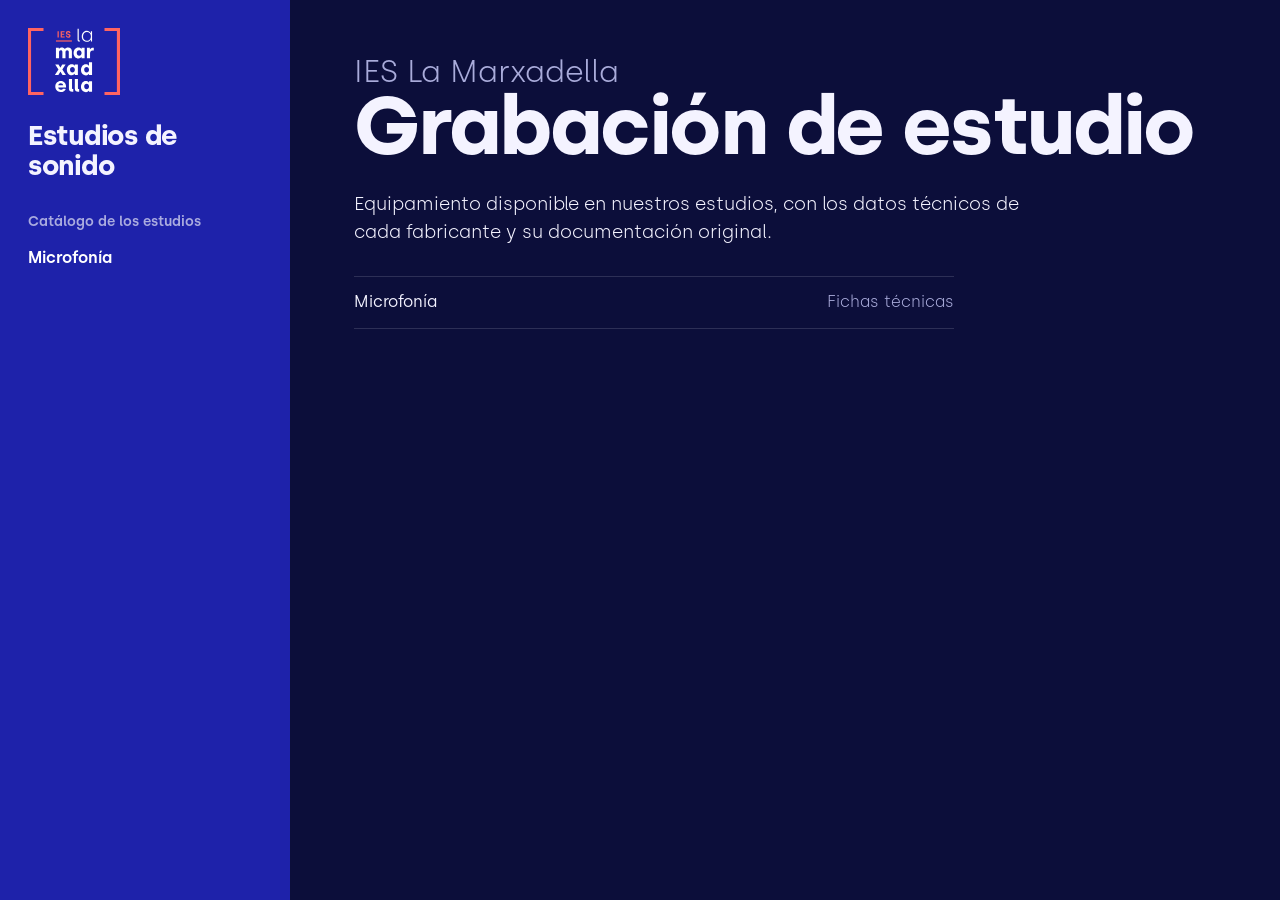
<file: index.html>
<!doctype html>
<html lang="es">
<head>
  <meta charset="utf-8">
  <meta name="viewport" content="width=device-width, initial-scale=1">
  <meta name="robots" content="noindex, nofollow, noarchive">
  <title>Grabación de estudio</title>
  <link rel="icon" href="img/favicon.svg" type="image/svg+xml">
  <link rel="stylesheet" href="css/marxadella.css?v=24">
</head>
<body>
  <div class="app">
    <aside class="menu">
      <div class="menu-cabecera">
        <img class="logo" src="img/logo-marxadella.svg" alt="IES La Marxadella">
        <div>
          <p class="menu-titulo">Estudios de sonido</p>
        </div>
      </div>
      <nav class="lista" aria-label="Secciones" style="display:block">
        <section class="grupo">
          <h2>Catálogo de los estudios</h2>
          <ul>
            <li><a class="opcion" href="microfonia/"><span class="op-modelo">Microfonía</span></a></li>
          </ul>
        </section>
      </nav>
    </aside>

    <main class="panel">
      <h1 class="titulo"><span class="t-marca">IES La Marxadella</span><span class="t-modelo">Grabación de estudio</span></h1>
      <p class="resumen" style="margin-top:24px">Equipamiento disponible en nuestros estudios, con los datos técnicos de cada fabricante y su documentación original.</p>
      <ul class="docs" style="max-width:60ch">
        <li><a href="microfonia/"><span class="doc-titulo">Microfonía</span><span class="formato">Fichas técnicas</span></a></li>
      </ul>
    </main>
  </div>
</body>
</html>
</file>
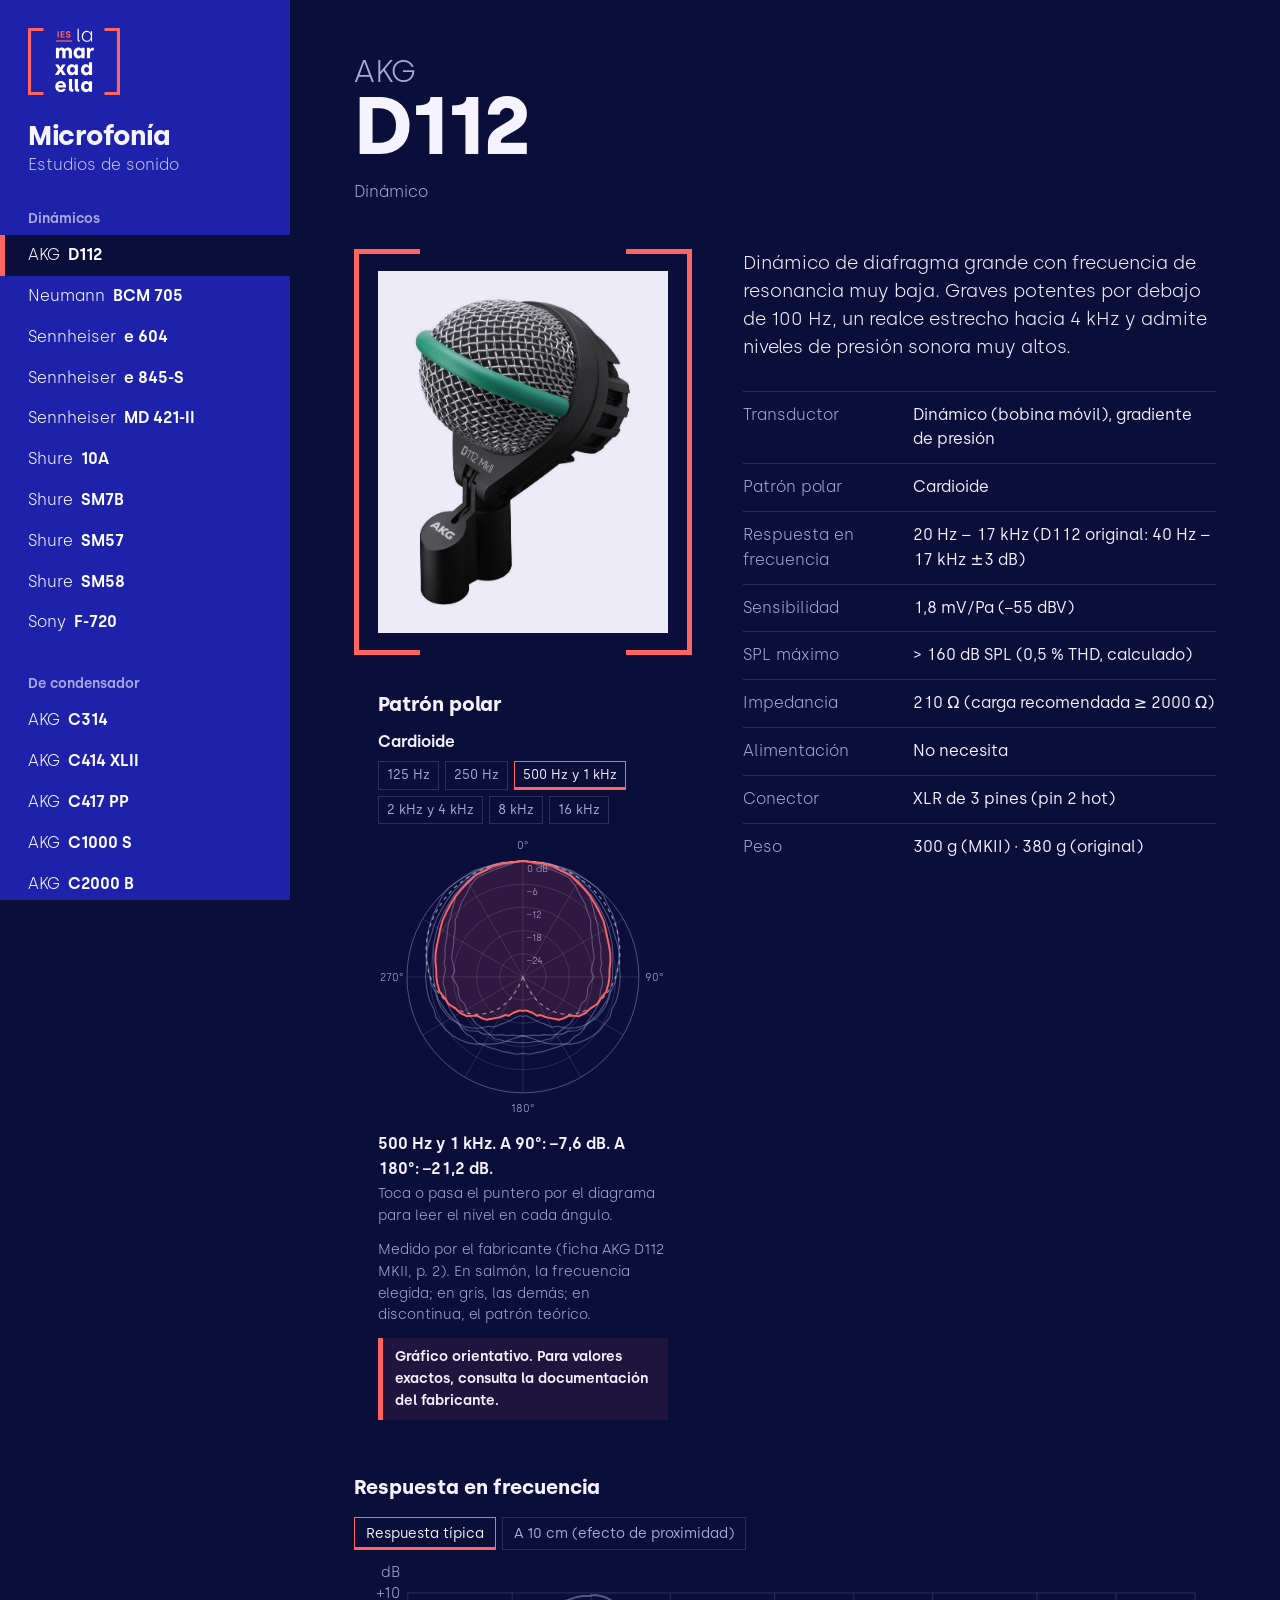
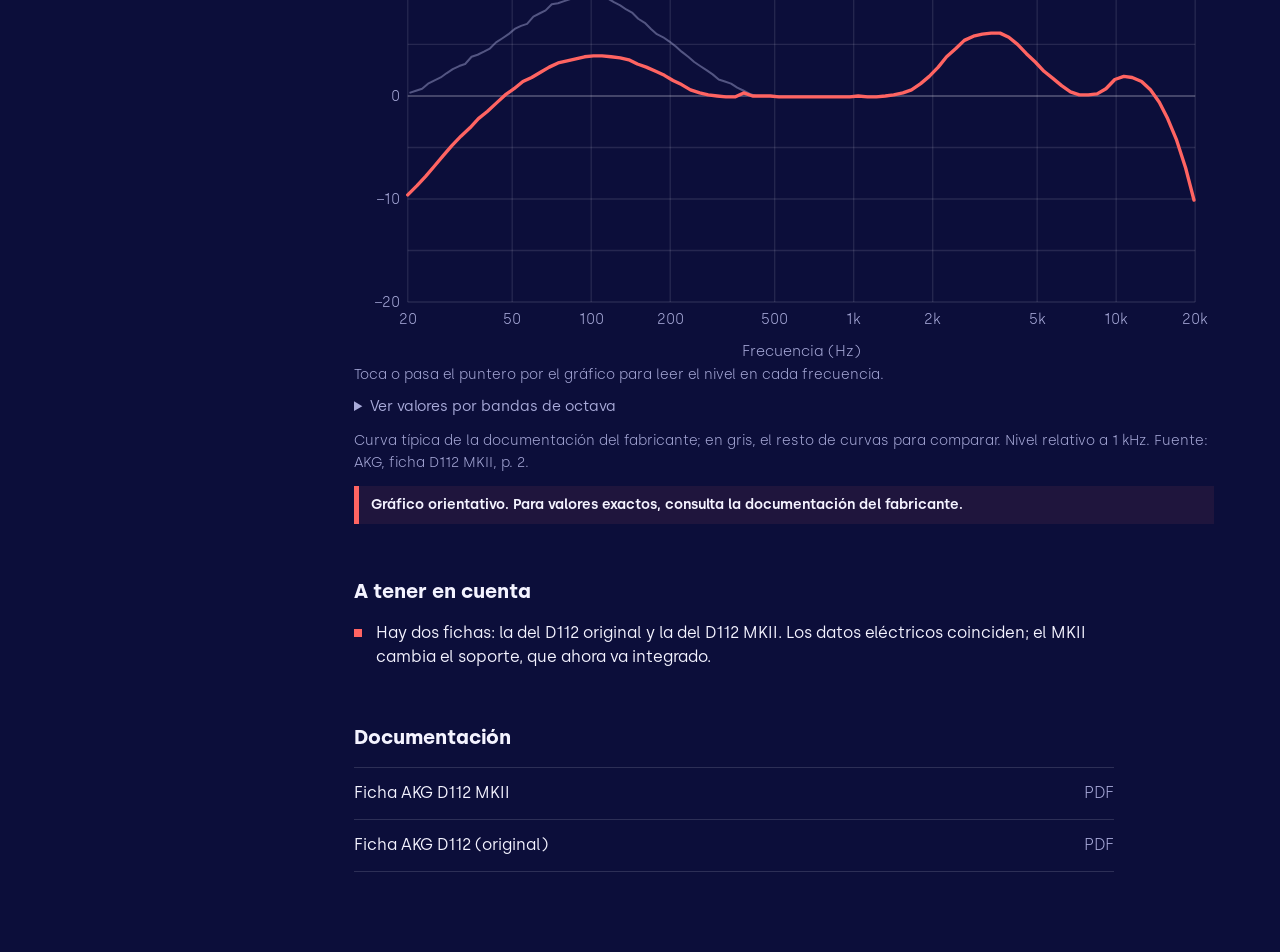
<file: microfonia/index.html>
<!doctype html>
<html lang="es">
<head>
  <meta charset="utf-8">
  <meta name="viewport" content="width=device-width, initial-scale=1">
  <meta name="robots" content="noindex, nofollow, noarchive">
  <title>Microfonía · Grabación de estudio</title>
  <link rel="icon" href="../img/favicon.svg" type="image/svg+xml">
  <link rel="preload" href="../fuentes/silka-bold.woff2" as="font" type="font/woff2" crossorigin>
  <link rel="stylesheet" href="../css/marxadella.css?v=24">
</head>
<body>
  <div class="app">
    <aside class="menu" id="menu">
      <div class="menu-cabecera">
        <img class="logo" src="../img/logo-marxadella.svg" alt="IES La Marxadella">
        <div>
          <p class="menu-titulo">Microfonía</p>
          <p class="menu-sub">Estudios de sonido</p>
        </div>
      </div>
      <button class="abrir-menu" type="button" aria-expanded="false" aria-controls="lista">Elegir modelo</button>
      <nav class="lista" id="lista" aria-label="Modelos"></nav>
    </aside>

    <main class="panel" id="panel" tabindex="-1"></main>
  </div>

  <script src="datos.js?v=24"></script>
  <script src="polares-datos.js?v=24"></script>
  <script src="polar.js?v=24"></script>
  <script src="respuesta-datos.js?v=24"></script>
  <script src="respuesta.js?v=24"></script>
  <script>
    const GRUPOS = {
      dinamico: "Dinámicos",
      condensador: "De condensador",
      cinta: "De cinta",
      altavoz: "Altavoz como micrófono",
    };

    const menu = document.getElementById("menu");
    const lista = document.getElementById("lista");
    const panel = document.getElementById("panel");
    const abrir = document.querySelector(".abrir-menu");

    // Las fichas con «oculto: true» no se muestran (pendientes de confirmar en el estudio)
    const VISIBLES = MICROFONOS.filter(m => !m.oculto);

    const dato = (m, nombre) => (m.datos.find(d => d[0].startsWith(nombre)) || [, "—"])[1];

    // Menú agrupado por tipo de transductor
    Object.entries(GRUPOS).forEach(([tipo, nombre]) => {
      const mics = VISIBLES.filter(m => m.tipo === tipo)
        .sort((x, y) => `${x.marca} ${x.modelo}`.localeCompare(`${y.marca} ${y.modelo}`, "es", { numeric: true }));
      if (!mics.length) return;
      const g = document.createElement("section");
      g.className = "grupo";
      g.innerHTML = `<h2>${nombre}</h2><ul>${mics.map(m => `
        <li><a class="opcion" href="#${m.id}" data-id="${m.id}">
          <span class="op-marca">${m.marca}</span>
          <span class="op-modelo">${m.modelo}</span>
        </a></li>`).join("")}</ul>`;
      lista.append(g);
    });

    const pie = document.createElement("div");
    pie.className = "menu-pie";
    pie.innerHTML = `<a class="opcion" href="#comparar" data-id="comparar"><span class="op-modelo">Comparar sensibilidad</span></a>`;
    lista.append(pie);

    function ficha(m) {
      const foto = m.img
        ? `<img src="${m.img}" alt="${m.marca} ${m.modelo}">`
        : `<span class="sin-foto">Sin foto</span>`;
      const notas = m.notas.length
        ? `<section class="bloque"><h3>A tener en cuenta</h3><ul class="notas">${m.notas.map(n => `<li>${n}</li>`).join("")}</ul></section>`
        : "";
      const docs = m.docs.map(([titulo, url]) => `
        <li><a href="${url}" target="_blank" rel="noopener">
          <span class="doc-titulo">${titulo}</span>
          <span class="formato">${url.startsWith("http") ? "Web" : "PDF"}</span>
        </a></li>`).join("");

      return `
        <h1 class="titulo"><span class="t-marca">${m.marca}</span><span class="t-modelo">${m.modelo}</span></h1>
        <p class="situacion">${TIPOS[m.tipo]}</p>
        <div class="cuerpo">
          <div class="col-imagen">
            <div class="foto corchetes"><div class="placa">${foto}</div></div>
            ${m.patrones ? htmlPolar(m.patrones, m.polarNota) : ""}
          </div>
          <div>
            <p class="resumen">${m.resumen}</p>
            <table class="datos"><tbody>
              ${m.datos.map(([k, v]) => `<tr><th scope="row">${k}</th><td>${v}</td></tr>`).join("")}
            </tbody></table>
          </div>
        </div>
        ${RESPUESTA[m.id] ? htmlRespuesta(RESPUESTA[m.id]) : ""}
        ${notas}
        <section class="bloque"><h3>Documentación</h3><ul class="docs">${docs}</ul></section>`;
    }

    function comparativa() {
      const filas = [...VISIBLES]
        .sort((a, b) => (b.sensDbv ?? -999) - (a.sensDbv ?? -999))
        .map(m => `<tr>
          <td><a href="#${m.id}"><span class="marca">${m.marca}</span> ${m.modelo}</a></td>
          <td>${m.sensDbv === null ? "Sin dato" : dato(m, "Sensibilidad")}</td>
          <td>${dato(m, "Alimentación")}</td>
        </tr>`).join("");
      return `
        <h1 class="titulo"><span class="t-marca">Microfonía</span><span class="t-modelo">Sensibilidad</span></h1>
        <p class="resumen" style="margin-top:20px">De más a menos sensible. Cuanto menos sensible es un micrófono, más ganancia de previo necesita para dar el mismo nivel.</p>
        <div class="tabla-envoltorio"><table class="comparativa">
          <thead><tr><th>Micrófono</th><th>Sensibilidad</th><th>Alimentación</th></tr></thead>
          <tbody>${filas}</tbody>
        </table></div>`;
    }

    function mostrar() {
      const id = location.hash.slice(1) || VISIBLES[0].id;
      const m = VISIBLES.find(x => x.id === id);
      panel.classList.remove("entra");

      if (id === "comparar") {
        panel.innerHTML = comparativa();
        document.title = "Comparar sensibilidad · Microfonía";
      } else if (m) {
        panel.innerHTML = ficha(m);
        const polar = panel.querySelector(".polar");
        if (polar) montarPolar(polar, m.patrones, POLARES[m.id]);
        const respuesta = panel.querySelector(".respuesta");
        if (respuesta) montarRespuesta(respuesta, RESPUESTA[m.id]);
        document.title = `${m.marca} ${m.modelo} · Microfonía`;
        void panel.offsetWidth;
        panel.classList.add("entra");
      } else {
        panel.innerHTML = `<h1 class="titulo"><span class="t-modelo">No existe esa ficha</span></h1>
          <p class="resumen" style="margin-top:20px">Elige un modelo en el menú.</p>`;
      }

      lista.querySelectorAll(".opcion").forEach(a =>
        a.setAttribute("aria-current", a.dataset.id === id ? "true" : "false"));
      abrir.textContent = m ? `${m.marca} ${m.modelo}` : id === "comparar" ? "Comparar sensibilidad" : "Elegir modelo";
    }

    abrir.addEventListener("click", () => {
      const abierto = menu.classList.toggle("abierto");
      abrir.setAttribute("aria-expanded", abierto);
    });

    lista.addEventListener("click", e => {
      if (!e.target.closest(".opcion")) return;
      menu.classList.remove("abierto");
      abrir.setAttribute("aria-expanded", "false");
      panel.focus({ preventScroll: true });
      if (matchMedia("(max-width: 860px)").matches) panel.scrollIntoView();
      else window.scrollTo(0, 0);
    });

    window.addEventListener("hashchange", mostrar);
    mostrar();
  </script>
</body>
</html>
</file>
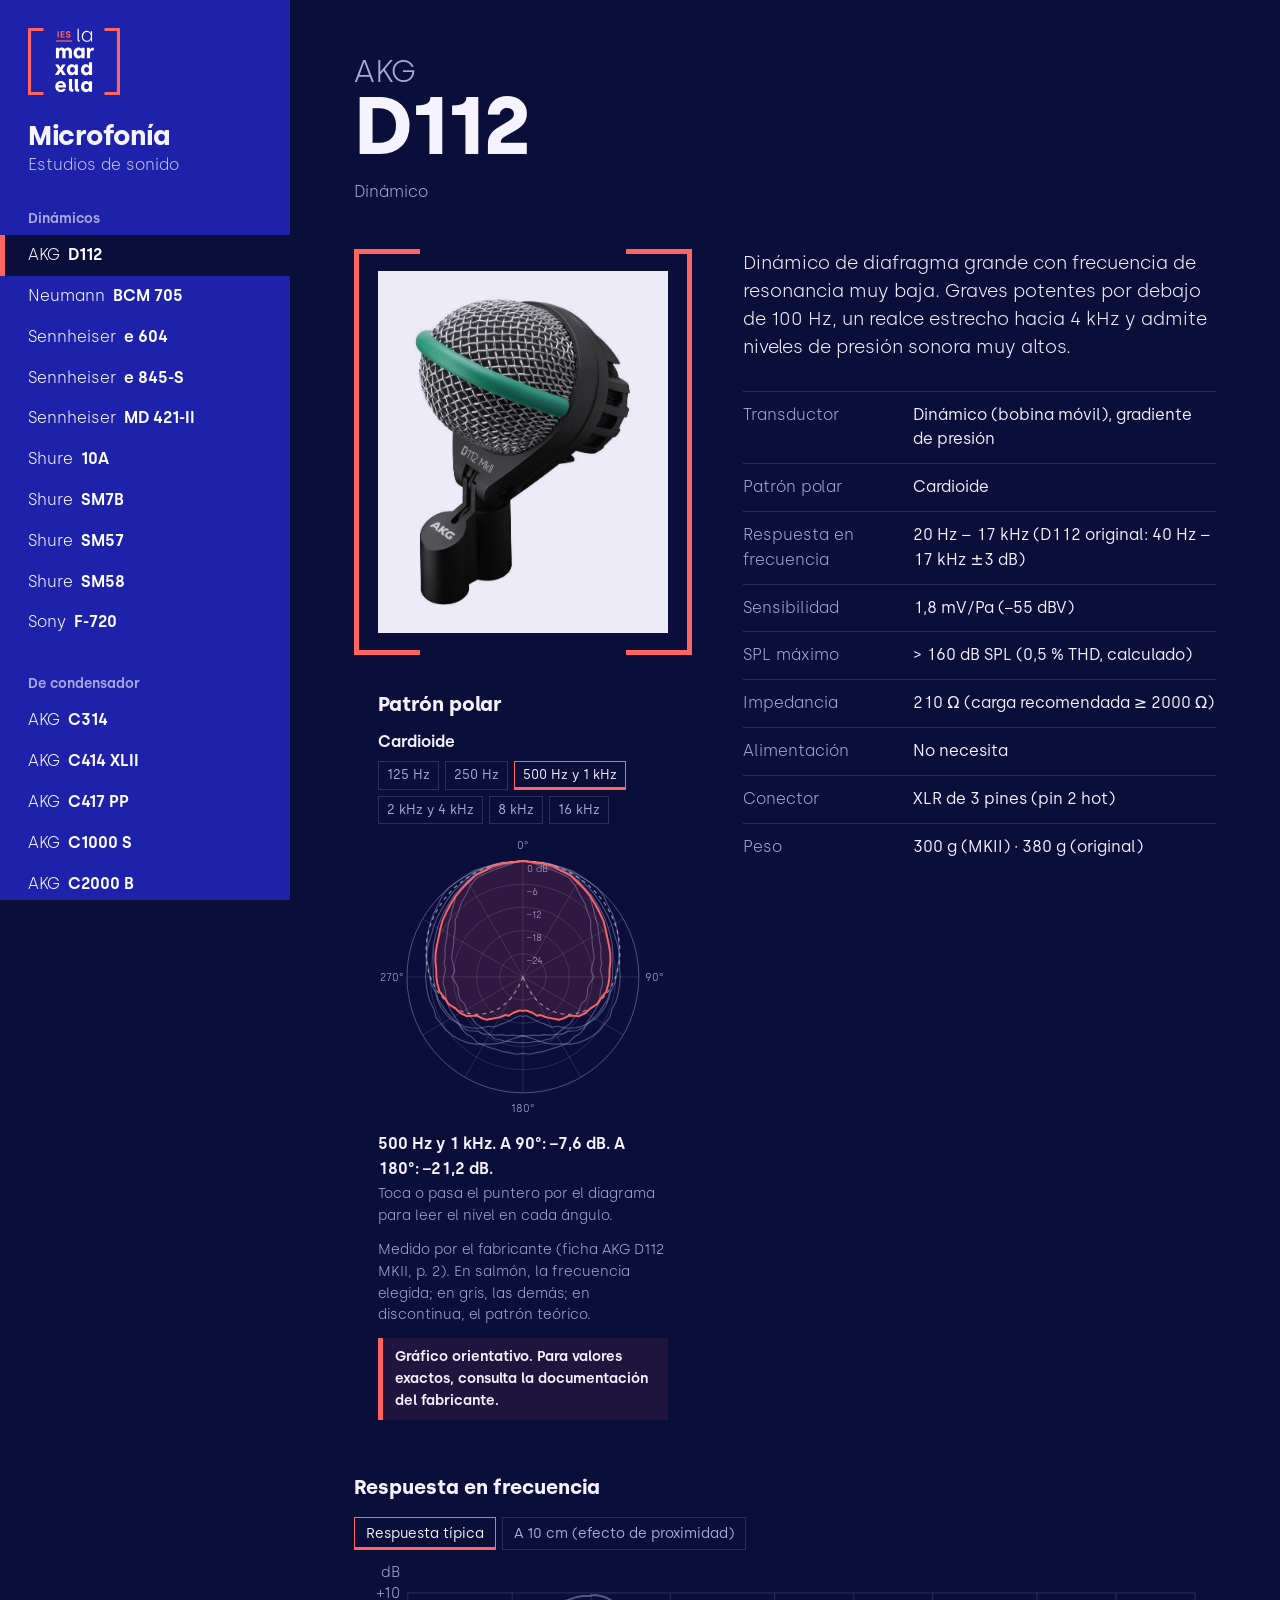
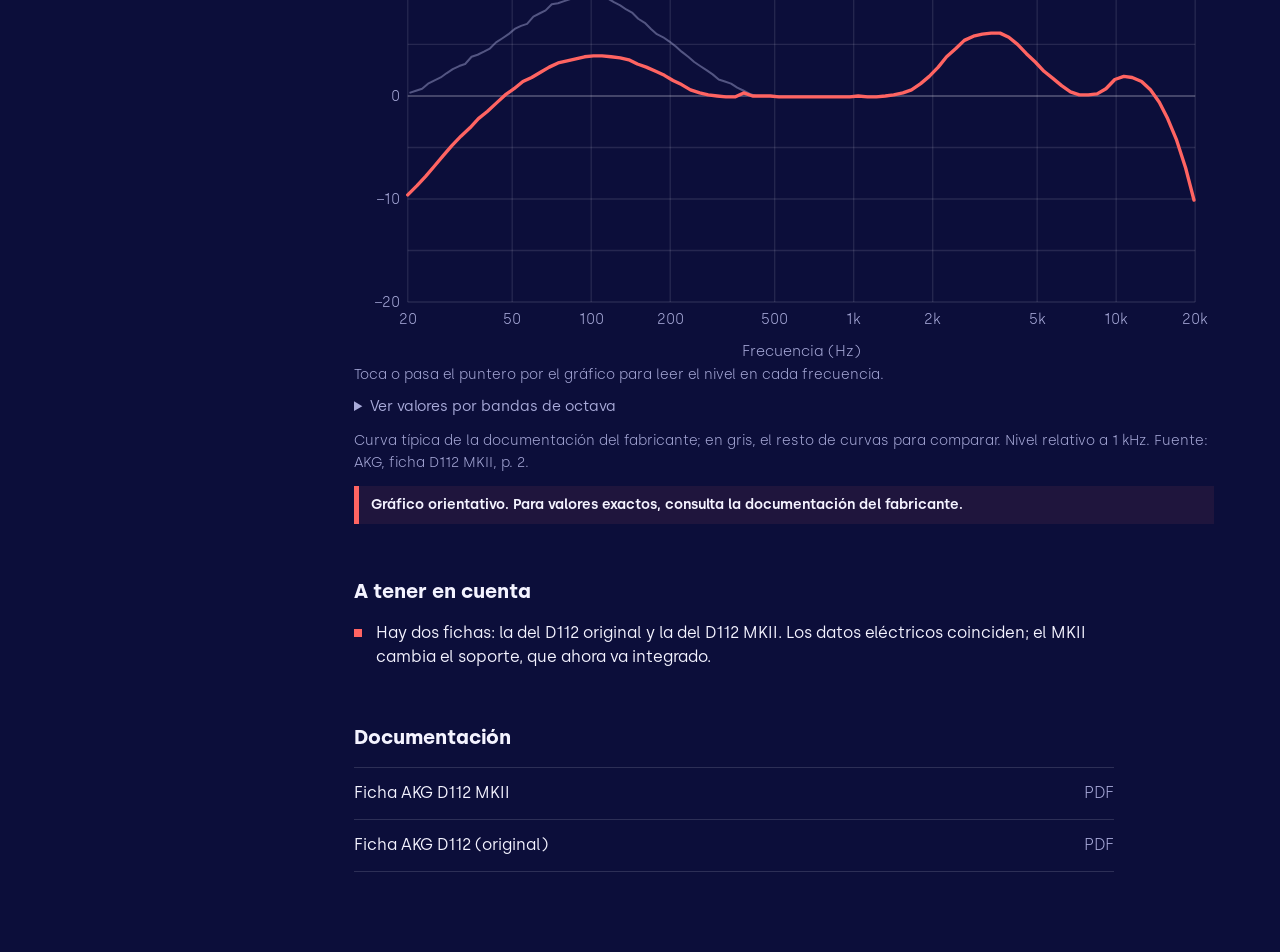
<file: microfonia/ficha.html>
<!doctype html>
<html lang="es">
<head>
  <meta charset="utf-8">
  <meta name="robots" content="noindex, nofollow, noarchive">
  <title>Microfonía</title>
  <script>
    // Las fichas viven ahora en index.html; se mantienen los enlaces antiguos (ficha.html?m=id).
    const id = new URLSearchParams(location.search).get("m");
    location.replace("./" + (id ? "#" + id : ""));
  </script>
</head>
<body><a href="./">Ir al catálogo de microfonía</a></body>
</html>
</file>
<file: css/marxadella.css>
/* Identidad visual IES La Marxadella sobre fondo oscuro.
   Azul eléctrico #1E22AA y naranja salmón #FF6462 del manual; el fondo es una tinta derivada del azul. */

@font-face { font-family: "Silka"; src: url("../fuentes/silka-light.woff2") format("woff2"); font-weight: 300; font-display: swap; }
@font-face { font-family: "Silka"; src: url("../fuentes/silka-regular.woff2") format("woff2"); font-weight: 400; font-display: swap; }
@font-face { font-family: "Silka"; src: url("../fuentes/silka-semibold.woff2") format("woff2"); font-weight: 600; font-display: swap; }
@font-face { font-family: "Silka"; src: url("../fuentes/silka-bold.woff2") format("woff2"); font-weight: 700; font-display: swap; }

:root {
  --azul: #1e22aa;
  --salmon: #ff6462;
  --tinta: #0c0e3a;
  --tinta-2: #15185a;
  --blanco: #f4f3ff;
  --gris: #a9abda;
  --linea: rgb(244 243 255 / 0.14);
  --placa: #ecebf7;
  --menu: 290px;
  --corchete: 5px;
  color-scheme: dark;
}

* { box-sizing: border-box; }

html { background: var(--tinta); }

body {
  margin: 0;
  background: var(--tinta);
  color: var(--blanco);
  font-family: "Silka", "Segoe UI", system-ui, sans-serif;
  font-weight: 400;
  font-size: 1rem;
  line-height: 1.55;
}

a { color: inherit; }

:focus-visible {
  outline: 2px solid var(--salmon);
  outline-offset: 3px;
}

/* Corchetes del logo: dos ángulos que encierran el contenido.
   Proporciones tomadas del logotipo: trazo ≈ 4,6 % y brazos ≈ 23 % de la altura. */
.corchetes { position: relative; }
.corchetes::before,
.corchetes::after {
  content: "";
  position: absolute;
  top: 0;
  bottom: 0;
  width: 18%;
  max-width: 64px;
  border: var(--corchete) solid var(--salmon);
  pointer-events: none;
}
.corchetes::before { left: 0; border-right: 0; }
.corchetes::after { right: 0; border-left: 0; }

/* Estructura */
.app {
  display: grid;
  grid-template-columns: var(--menu) minmax(0, 1fr);
  min-height: 100vh;
}

/* Menú */
.menu {
  background: var(--azul);
  position: sticky;
  top: 0;
  height: 100vh;
  overflow-y: auto;
  padding: 28px 0 40px;
  scrollbar-width: thin;
  scrollbar-color: rgb(255 255 255 / 0.3) transparent;
}
.menu-cabecera { padding: 0 28px; }
.menu-cabecera .logo { display: block; width: 92px; height: auto; }
.menu-titulo {
  margin: 26px 0 2px;
  font-size: 1.7rem;
  font-weight: 700;
  line-height: 1.1;
  letter-spacing: -0.01em;
}
.menu-sub {
  margin: 0;
  font-weight: 300;
  color: rgb(255 255 255 / 0.75);
  text-decoration: none;
}
a.menu-sub:hover { color: #fff; text-decoration: underline; }

.abrir-menu { display: none; }

.grupo { margin-top: 30px; }
.grupo h2 {
  margin: 0 0 6px;
  padding: 0 28px;
  font-size: 0.86rem;
  font-weight: 600;
  color: rgb(255 255 255 / 0.62);
}
.grupo ul { list-style: none; margin: 0; padding: 0; }

.opcion {
  display: flex;
  align-items: baseline;
  gap: 8px;
  width: 100%;
  padding: 8px 28px;
  border: 0;
  background: none;
  color: #fff;
  font: inherit;
  text-align: left;
  text-decoration: none;
  cursor: pointer;
}
.opcion .op-marca { font-weight: 300; }
.opcion .op-modelo { font-weight: 600; }
.opcion:hover { background: rgb(255 255 255 / 0.08); }

/* La opción activa toma el color de la ficha: se lee como una pestaña unida al panel. */
.opcion[aria-current="true"] {
  background: var(--tinta);
  box-shadow: inset var(--corchete) 0 0 var(--salmon);
}

.menu-pie { margin-top: 30px; padding-top: 18px; border-top: 1px solid rgb(255 255 255 / 0.18); }

/* Panel de la ficha */
.panel {
  padding: 56px clamp(24px, 5vw, 72px) 80px;
  max-width: 1180px;
}

.titulo { margin: 0 0 8px; line-height: 0.98; }
.titulo .t-marca {
  display: block;
  font-weight: 300;
  font-size: clamp(1.4rem, 2.4vw, 2rem);
  color: var(--gris);
  letter-spacing: 0;
}
.titulo .t-modelo {
  display: block;
  font-weight: 700;
  font-size: clamp(2.8rem, 6.4vw, 5.6rem);
  letter-spacing: -0.025em;
}
.situacion { margin: 14px 0 0; color: var(--gris); font-weight: 300; }

.cuerpo {
  display: grid;
  grid-template-columns: minmax(240px, 5fr) minmax(0, 7fr);
  gap: clamp(28px, 4vw, 64px);
  margin-top: 44px;
  align-items: start;
}

.foto { padding: 22px 24px; }
.placa {
  position: relative;
  aspect-ratio: 4 / 5;
  background: var(--placa);
  display: grid;
  place-items: center;
  overflow: hidden;
}
.placa img {
  position: absolute;
  inset: 0;
  width: 100%;
  height: 100%;
  object-fit: contain;
  padding: 9%;
  mix-blend-mode: multiply;
}
.placa .sin-foto { color: #5b5d8f; font-weight: 300; }

.resumen {
  margin: 0 0 30px;
  font-size: 1.16rem;
  font-weight: 300;
  line-height: 1.5;
  max-width: 58ch;
}

.datos { width: 100%; border-collapse: collapse; }
.datos th, .datos td {
  text-align: left;
  vertical-align: top;
  padding: 11px 0;
  border-top: 1px solid var(--linea);
}
.datos th {
  width: 36%;
  padding-right: 20px;
  font-weight: 300;
  color: var(--gris);
}
.datos td { font-weight: 400; }
.datos td, .comparativa td { font-feature-settings: "tnum"; }

.bloque { margin-top: 52px; max-width: 76ch; }
.bloque h3 { margin: 0 0 14px; font-size: 1.25rem; font-weight: 700; }

.notas { list-style: none; margin: 0; padding: 0; }
.notas li { position: relative; padding-left: 22px; }
.notas li + li { margin-top: 10px; }
.notas li::before {
  content: "";
  position: absolute;
  left: 0;
  top: 0.55em;
  width: 8px;
  height: 8px;
  background: var(--salmon);
}

.docs { list-style: none; margin: 0; padding: 0; }
.docs a {
  display: flex;
  justify-content: space-between;
  gap: 16px;
  padding: 13px 0;
  border-top: 1px solid var(--linea);
  text-decoration: none;
}
.docs li:last-child a { border-bottom: 1px solid var(--linea); }
.docs .formato { color: var(--gris); font-weight: 300; }
.docs a:hover .doc-titulo { color: var(--salmon); text-decoration: underline; text-underline-offset: 4px; }

/* Diagrama polar */
.polar { margin: 34px 0 0; padding: 0 24px; }
.polar h3 { margin: 0 0 10px; font-size: 1.25rem; font-weight: 700; }
.pl-nombre { margin: 0 0 6px; font-weight: 600; }
.pl-patrones { display: flex; flex-wrap: wrap; gap: 6px; margin-bottom: 8px; }
.pl-patrones button {
  padding: 5px 11px;
  border: 1px solid var(--linea);
  background: none;
  color: var(--gris);
  font: inherit;
  font-size: 0.88rem;
  cursor: pointer;
}
.pl-patrones button:hover { color: var(--blanco); border-color: var(--gris); }
.pl-patrones button[aria-pressed="true"] { color: var(--blanco); border-color: var(--salmon); box-shadow: inset 0 -2px 0 var(--salmon); }
.polar svg { display: block; width: 100%; max-width: 340px; height: auto; margin: 4px auto 0; touch-action: none; overflow: visible; }
.pl-anillo, .pl-radio { fill: none; stroke: rgb(244 243 255 / 0.13); stroke-width: 1; }
.pl-anillo:first-child { stroke: rgb(244 243 255 / 0.3); }
.pl-txt { fill: var(--gris); font-size: 10px; font-weight: 300; font-family: inherit; }
.pl-ang { text-anchor: middle; font-size: 11px; }
.pl-superficie { stroke: var(--gris); stroke-width: 3; }
.pl-curva { fill: rgb(255 100 98 / 0.14); stroke: var(--salmon); stroke-width: 2; stroke-linejoin: round; }
.pl-marca { fill: var(--blanco); stroke: var(--tinta); stroke-width: 2; }
.pl-ref { fill: none; stroke: rgb(169 171 218 / 0.4); stroke-width: 1.2; stroke-linejoin: round; }
.pl-teorico { fill: none; stroke: var(--blanco); stroke-opacity: 0.55; stroke-width: 1.2; stroke-dasharray: 4 4; }
.pl-frecuencias button { padding: 3px 8px; font-size: 0.82rem; }
.pl-frecuencias[hidden] { display: none; }
.pl-resumen { margin: 10px 0 0; font-weight: 600; font-feature-settings: "tnum"; }
.pl-lectura { margin: 2px 0 0; min-height: 1.55em; color: var(--blanco); font-feature-settings: "tnum"; }
.pl-lectura.ayuda { color: var(--gris); font-weight: 300; font-size: 0.88rem; }
.pl-nota { margin: 12px 0 0; font-size: 0.88rem; font-weight: 300; color: var(--gris); }
.aviso {
  margin: 12px 0 0;
  padding: 8px 12px;
  border-left: var(--corchete) solid var(--salmon);
  background: rgb(255 100 98 / 0.08);
  font-size: 0.88rem;
  font-weight: 600;
}

/* Respuesta en frecuencia */
.respuesta { max-width: 860px; }
.respuesta svg { display: block; width: 100%; height: auto; margin-top: 6px; touch-action: none; overflow: visible; }
.rf-rej { stroke: rgb(244 243 255 / 0.11); stroke-width: 1; }
.rf-cero { stroke: rgb(244 243 255 / 0.32); }
.rf-txt { fill: var(--gris); font-size: 11px; font-weight: 300; font-family: inherit; }
.rf-ref { fill: none; stroke: rgb(169 171 218 / 0.45); stroke-width: 1.5; stroke-linejoin: round; }
.rf-curva { fill: none; stroke: var(--salmon); stroke-width: 2.5; stroke-linejoin: round; stroke-linecap: round; }
.rf-cursor { stroke: rgb(244 243 255 / 0.5); stroke-width: 1; stroke-dasharray: 3 3; }
.rf-detalle { margin-top: 10px; }
.rf-detalle summary { cursor: pointer; color: var(--gris); font-size: 0.92rem; }
.rf-detalle summary:hover { color: var(--blanco); }
.rf-tabla { max-width: 340px; margin-top: 8px; }
.rf-tabla caption { text-align: left; font-weight: 600; padding: 4px 0 6px; }

/* Comparativa */
.comparativa { width: 100%; border-collapse: collapse; margin-top: 36px; }
.comparativa th, .comparativa td { text-align: left; padding: 12px 18px 12px 0; border-top: 1px solid var(--linea); vertical-align: top; }
.comparativa thead th { border-top: 0; font-weight: 300; color: var(--gris); }
.comparativa td a { font-weight: 600; text-decoration: none; }
.comparativa td a:hover { color: var(--salmon); text-decoration: underline; }
.comparativa .marca { font-weight: 300; }
.tabla-envoltorio { overflow-x: auto; }

/* El único movimiento: los corchetes se cierran sobre la foto al cambiar de modelo. */
@media (prefers-reduced-motion: no-preference) {
  .entra .foto::before { animation: cierra-izq 0.45s cubic-bezier(.2, .7, .2, 1); }
  .entra .foto::after { animation: cierra-der 0.45s cubic-bezier(.2, .7, .2, 1); }
  @keyframes cierra-izq { from { transform: translateX(-18px); opacity: 0; } }
  @keyframes cierra-der { from { transform: translateX(18px); opacity: 0; } }
}

/* Pantallas estrechas: el menú pasa arriba y se pliega */
@media (max-width: 860px) {
  .app { grid-template-columns: minmax(0, 1fr); }
  .menu { position: static; height: auto; padding: 18px 0 0; }
  .menu-cabecera { display: flex; align-items: center; gap: 16px; padding: 0 16px; }
  .menu-cabecera .logo { width: 64px; }
  .menu-titulo { margin: 0; font-size: 1.3rem; }
  .abrir-menu {
    display: block;
    width: 100%;
    margin-top: 16px;
    padding: 12px 16px;
    border: 0;
    border-top: 1px solid rgb(255 255 255 / 0.18);
    background: none;
    color: #fff;
    font: inherit;
    font-weight: 600;
    text-align: left;
    cursor: pointer;
  }
  .lista { display: none; padding-bottom: 20px; }
  .menu.abierto .lista { display: block; }
  .grupo h2, .opcion { padding-left: 16px; padding-right: 16px; }
  .panel { padding: 32px 16px 60px; }
  .cuerpo { grid-template-columns: minmax(0, 1fr); margin-top: 28px; }
  .foto { padding: 18px 22px; max-width: 420px; }
  .polar { padding: 0; max-width: 420px; }
}
</file>
